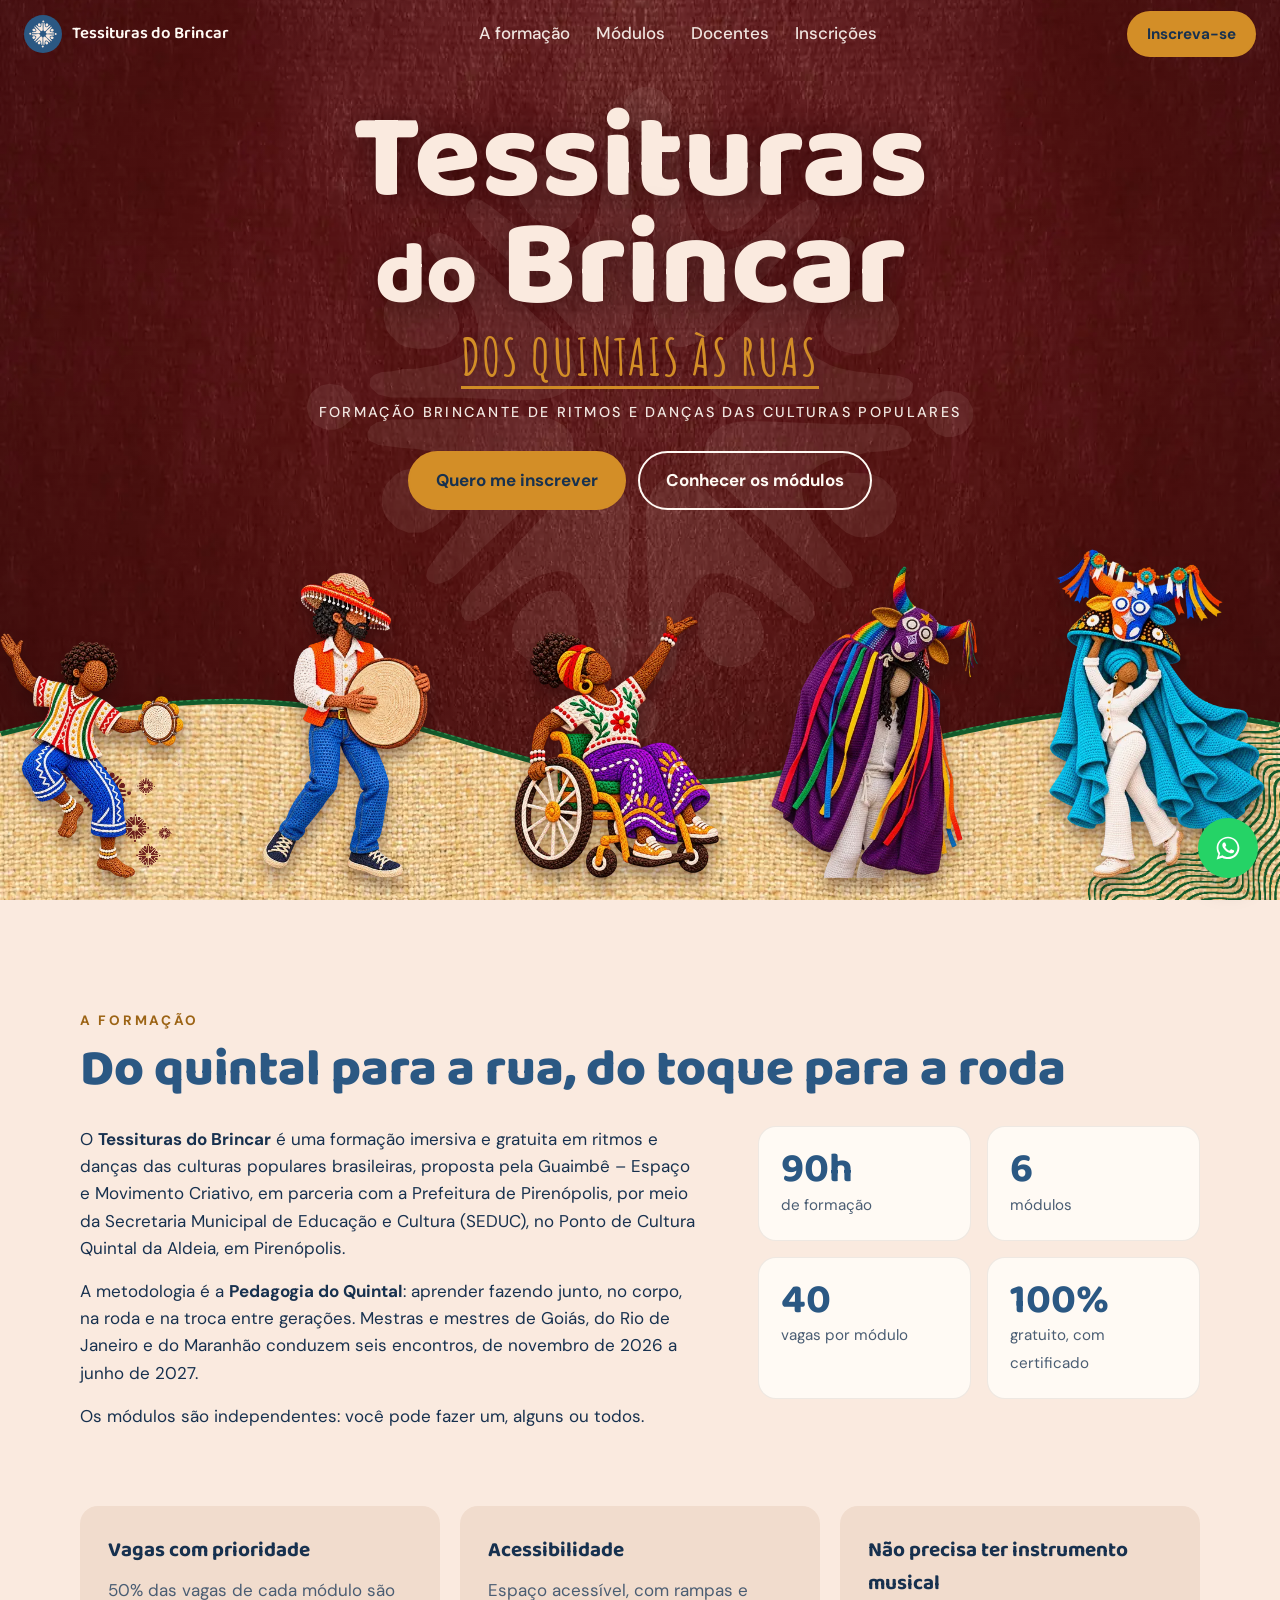
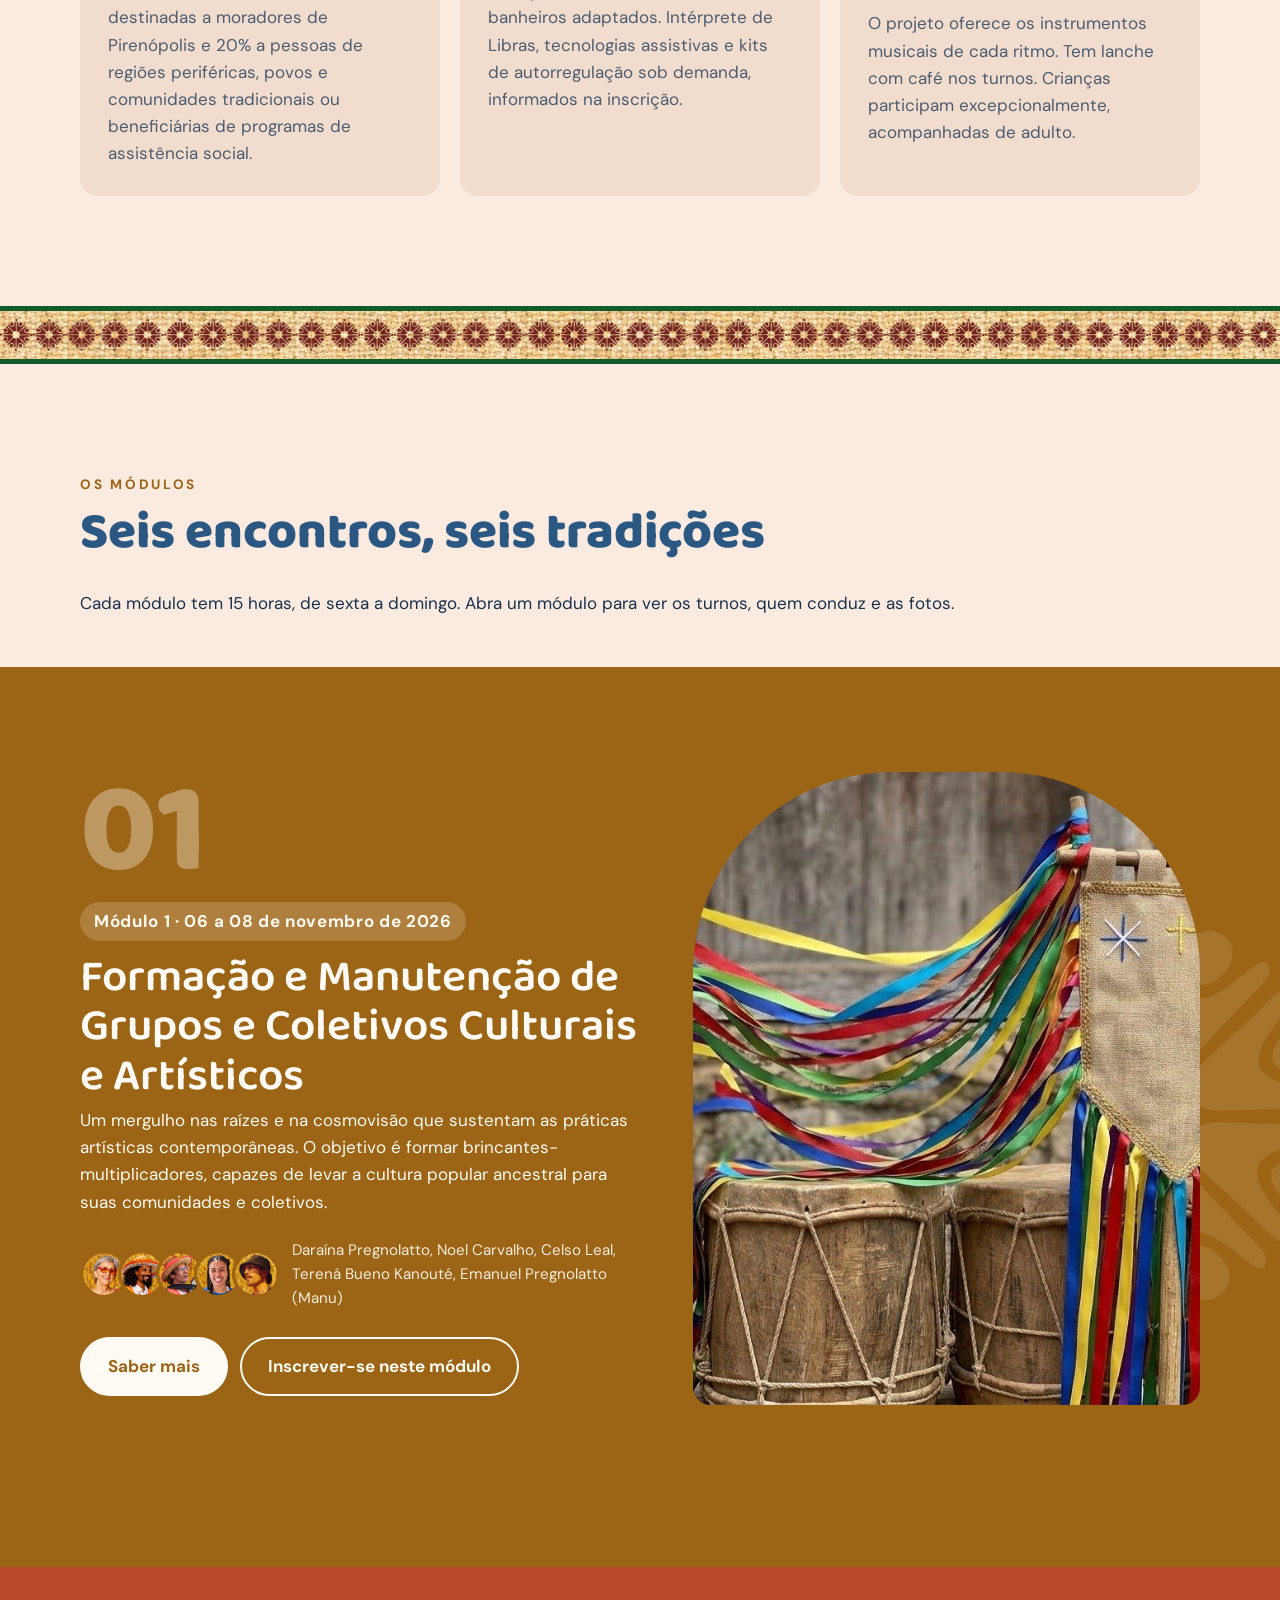
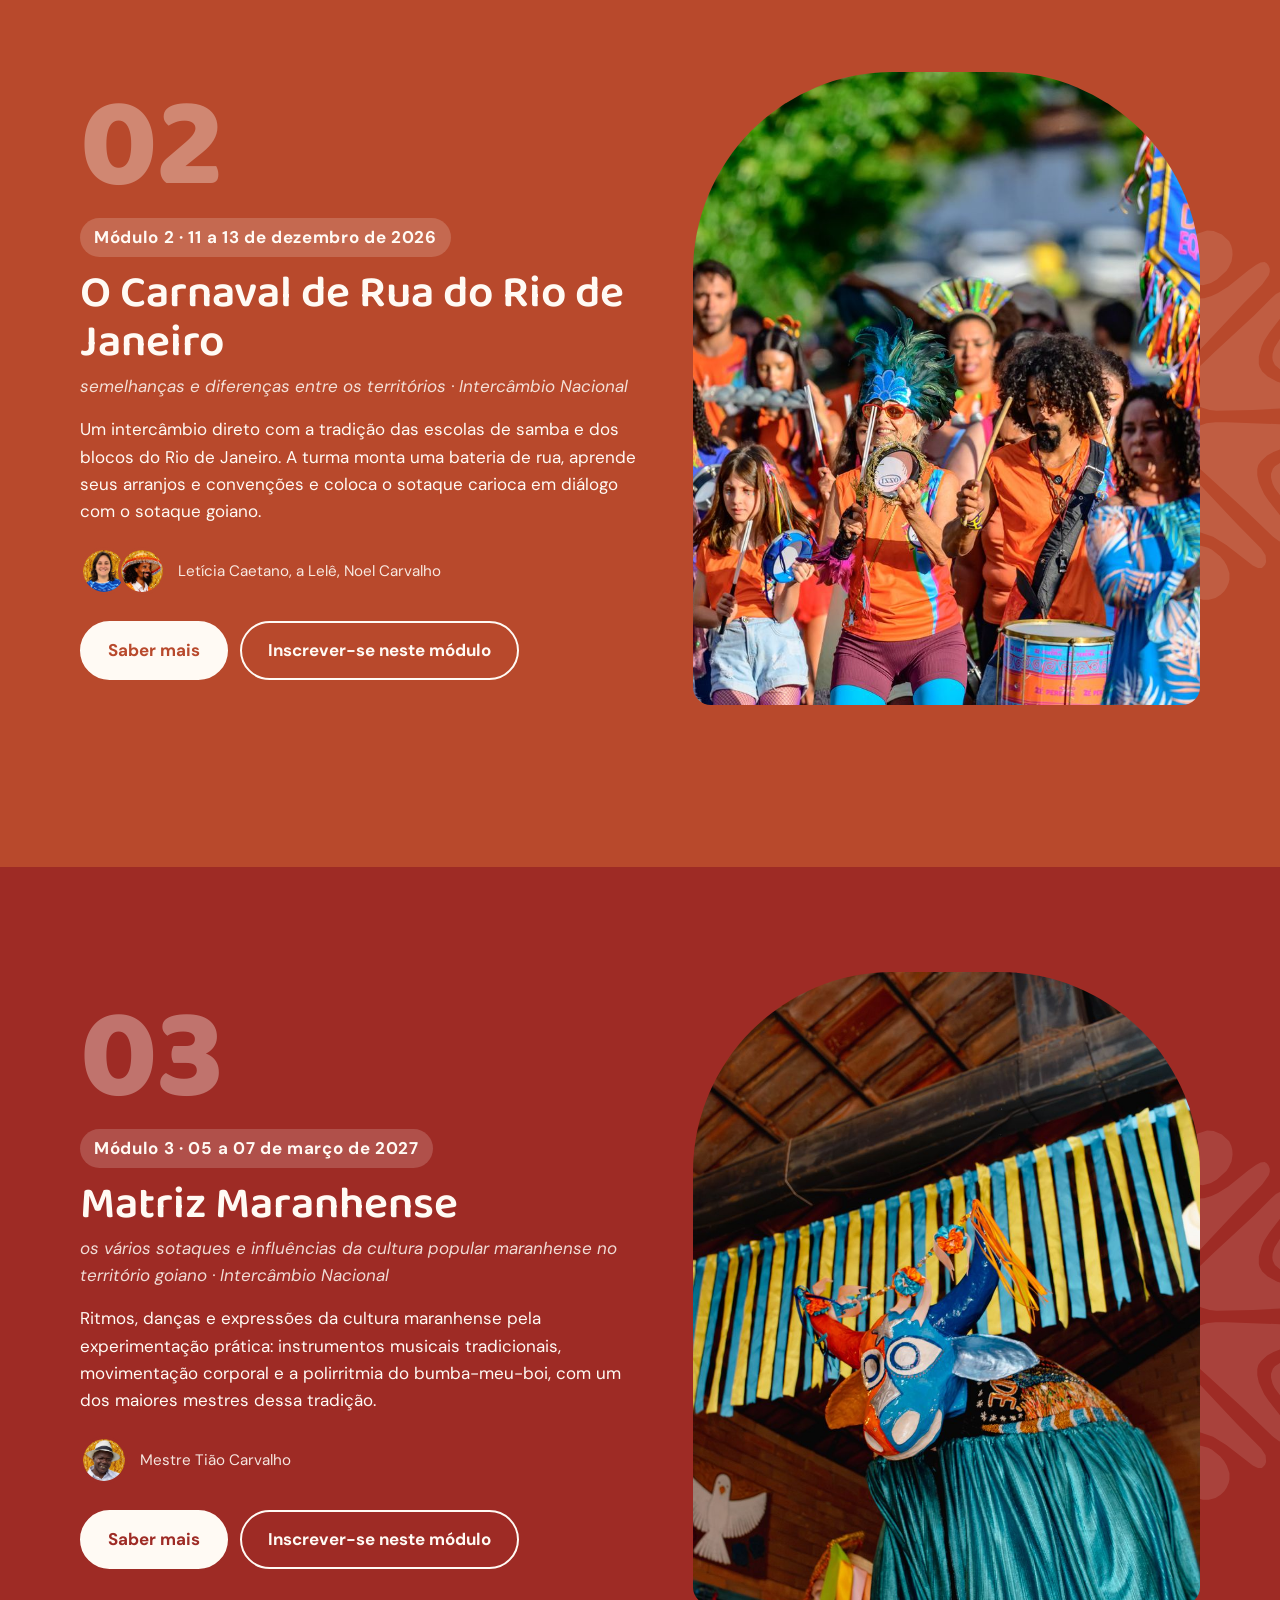
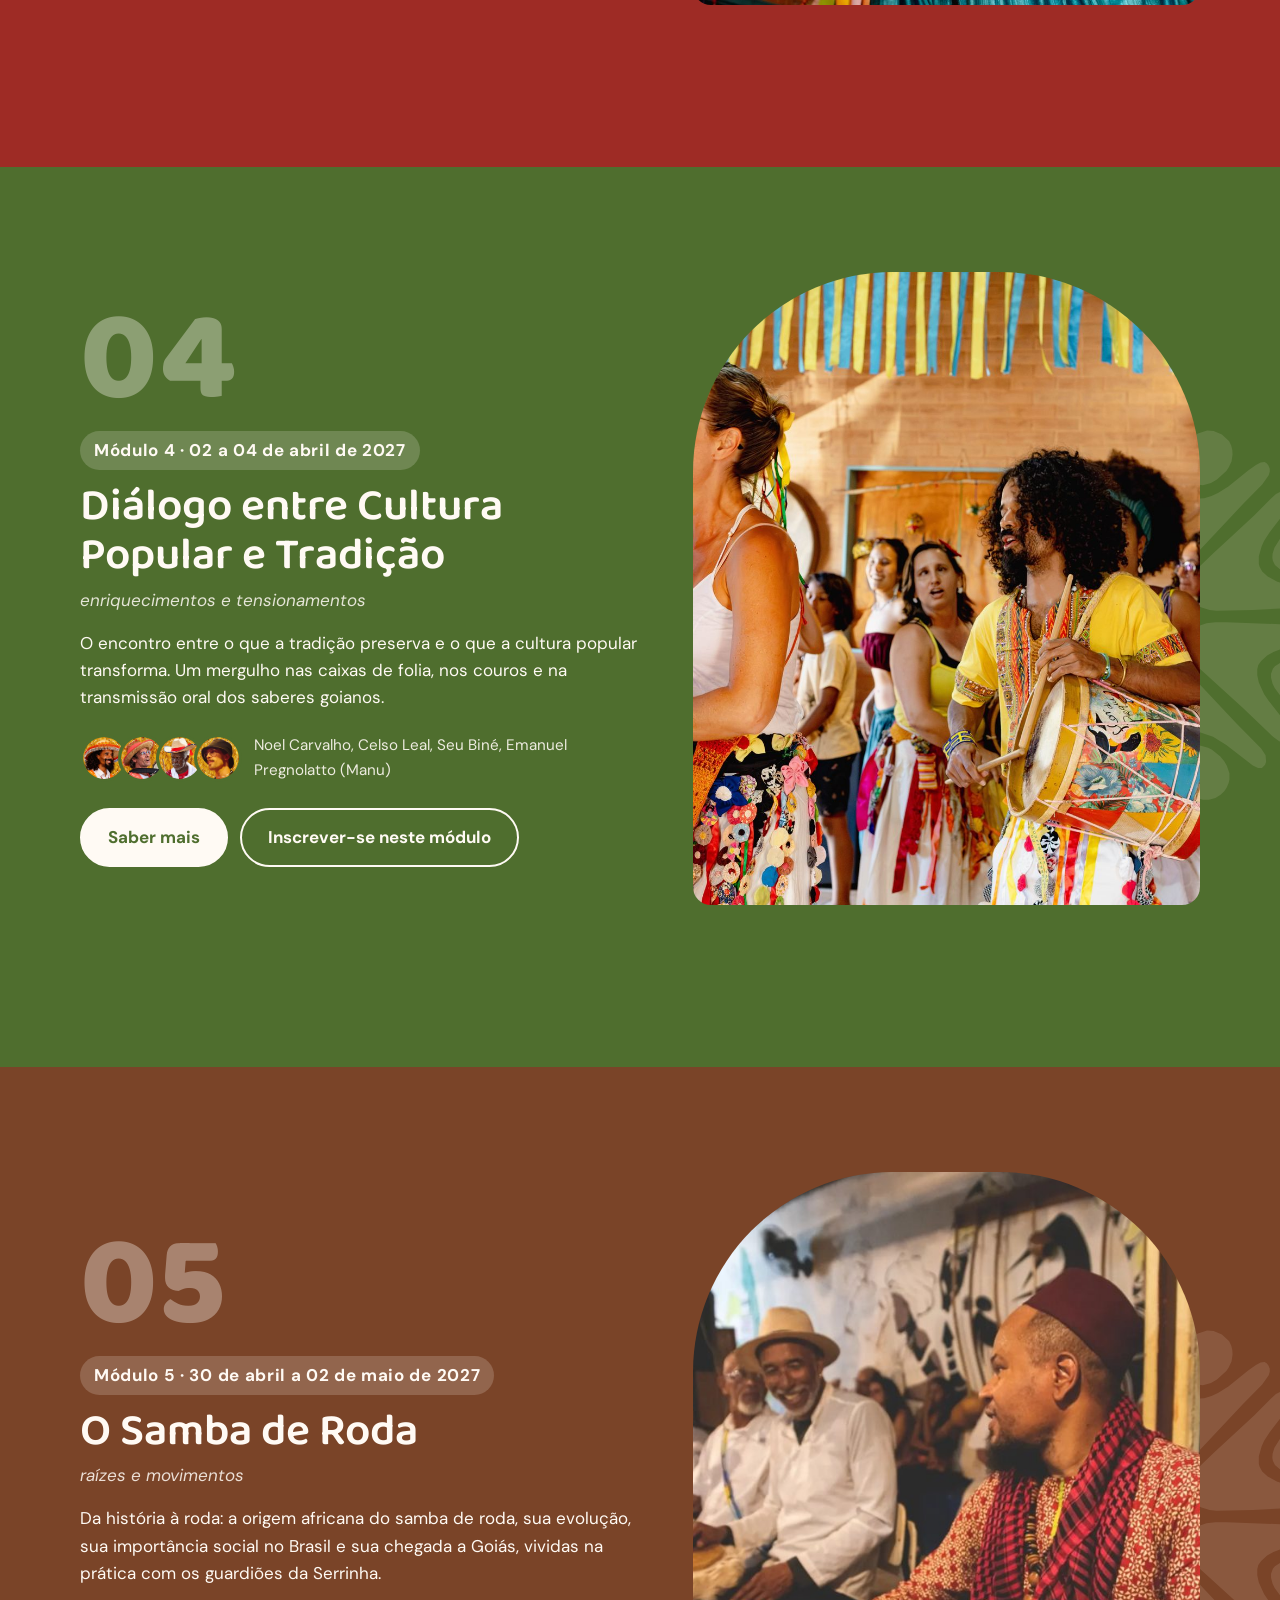
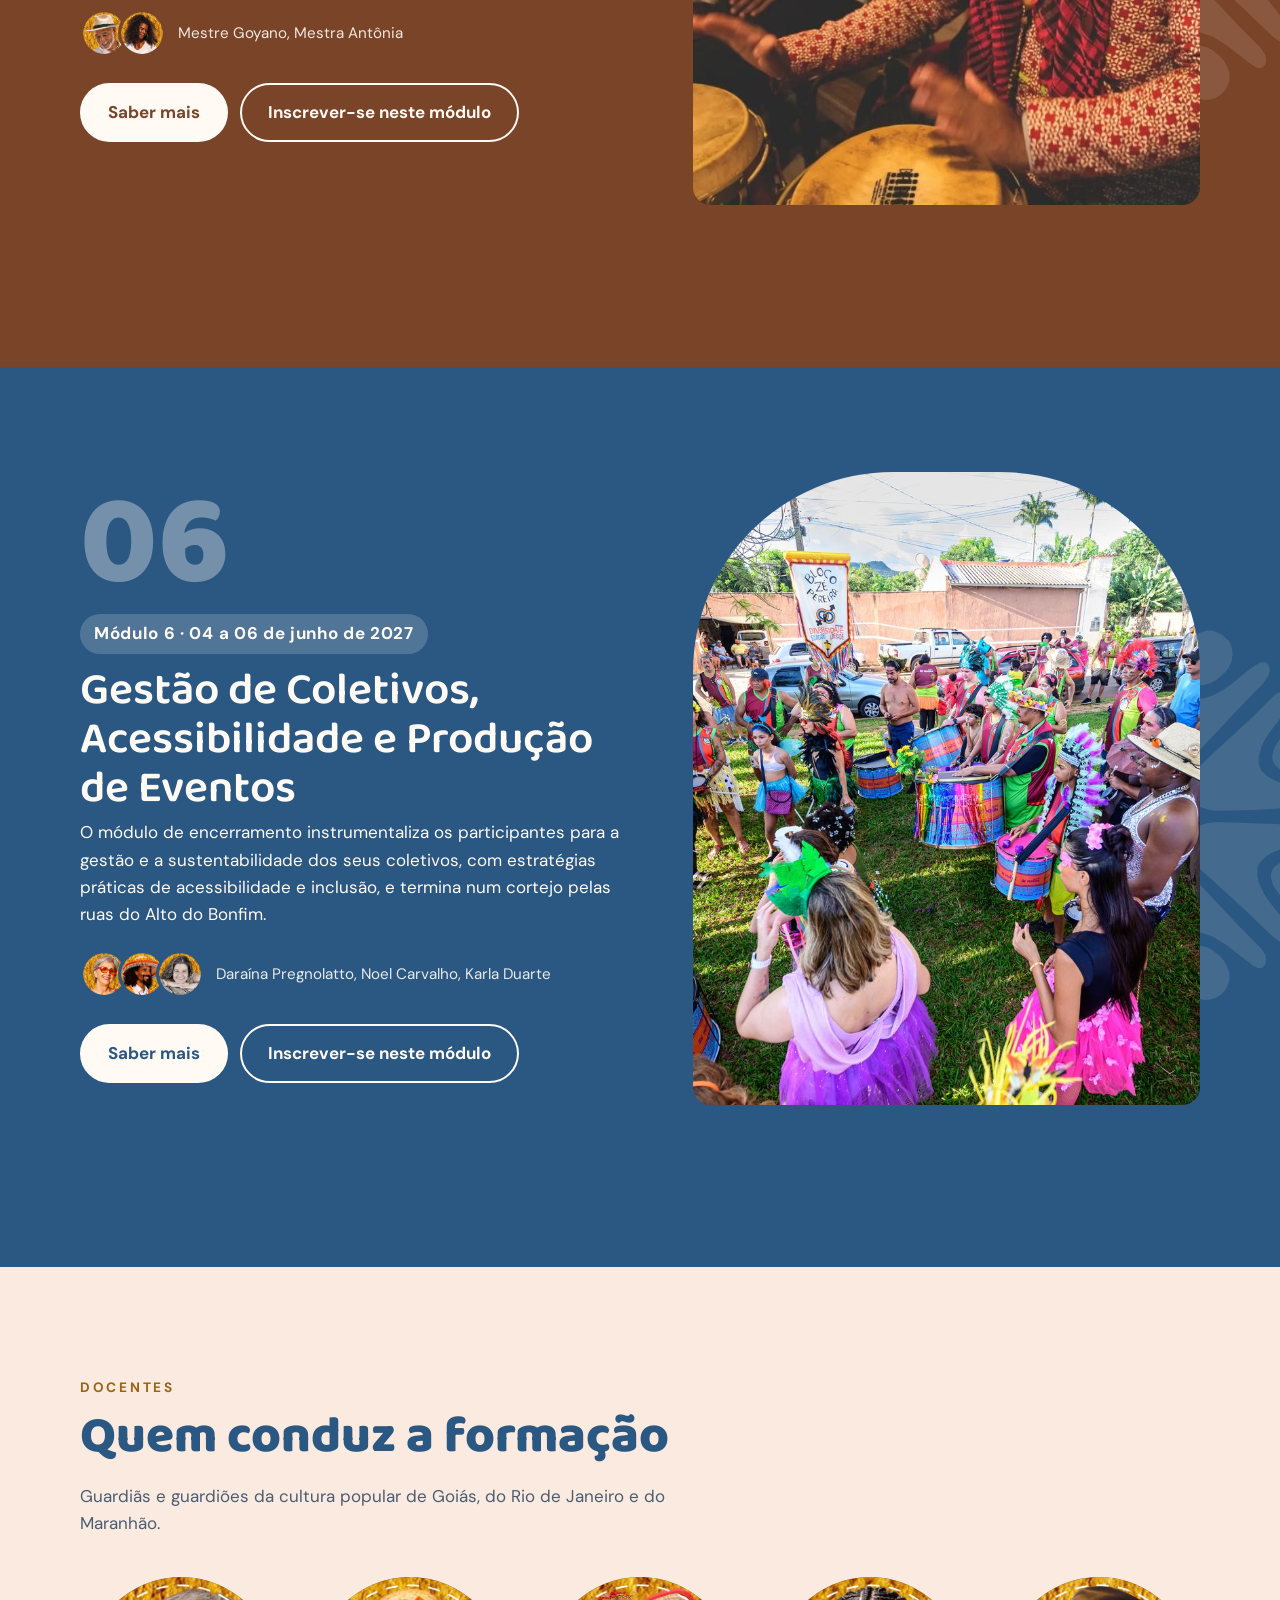
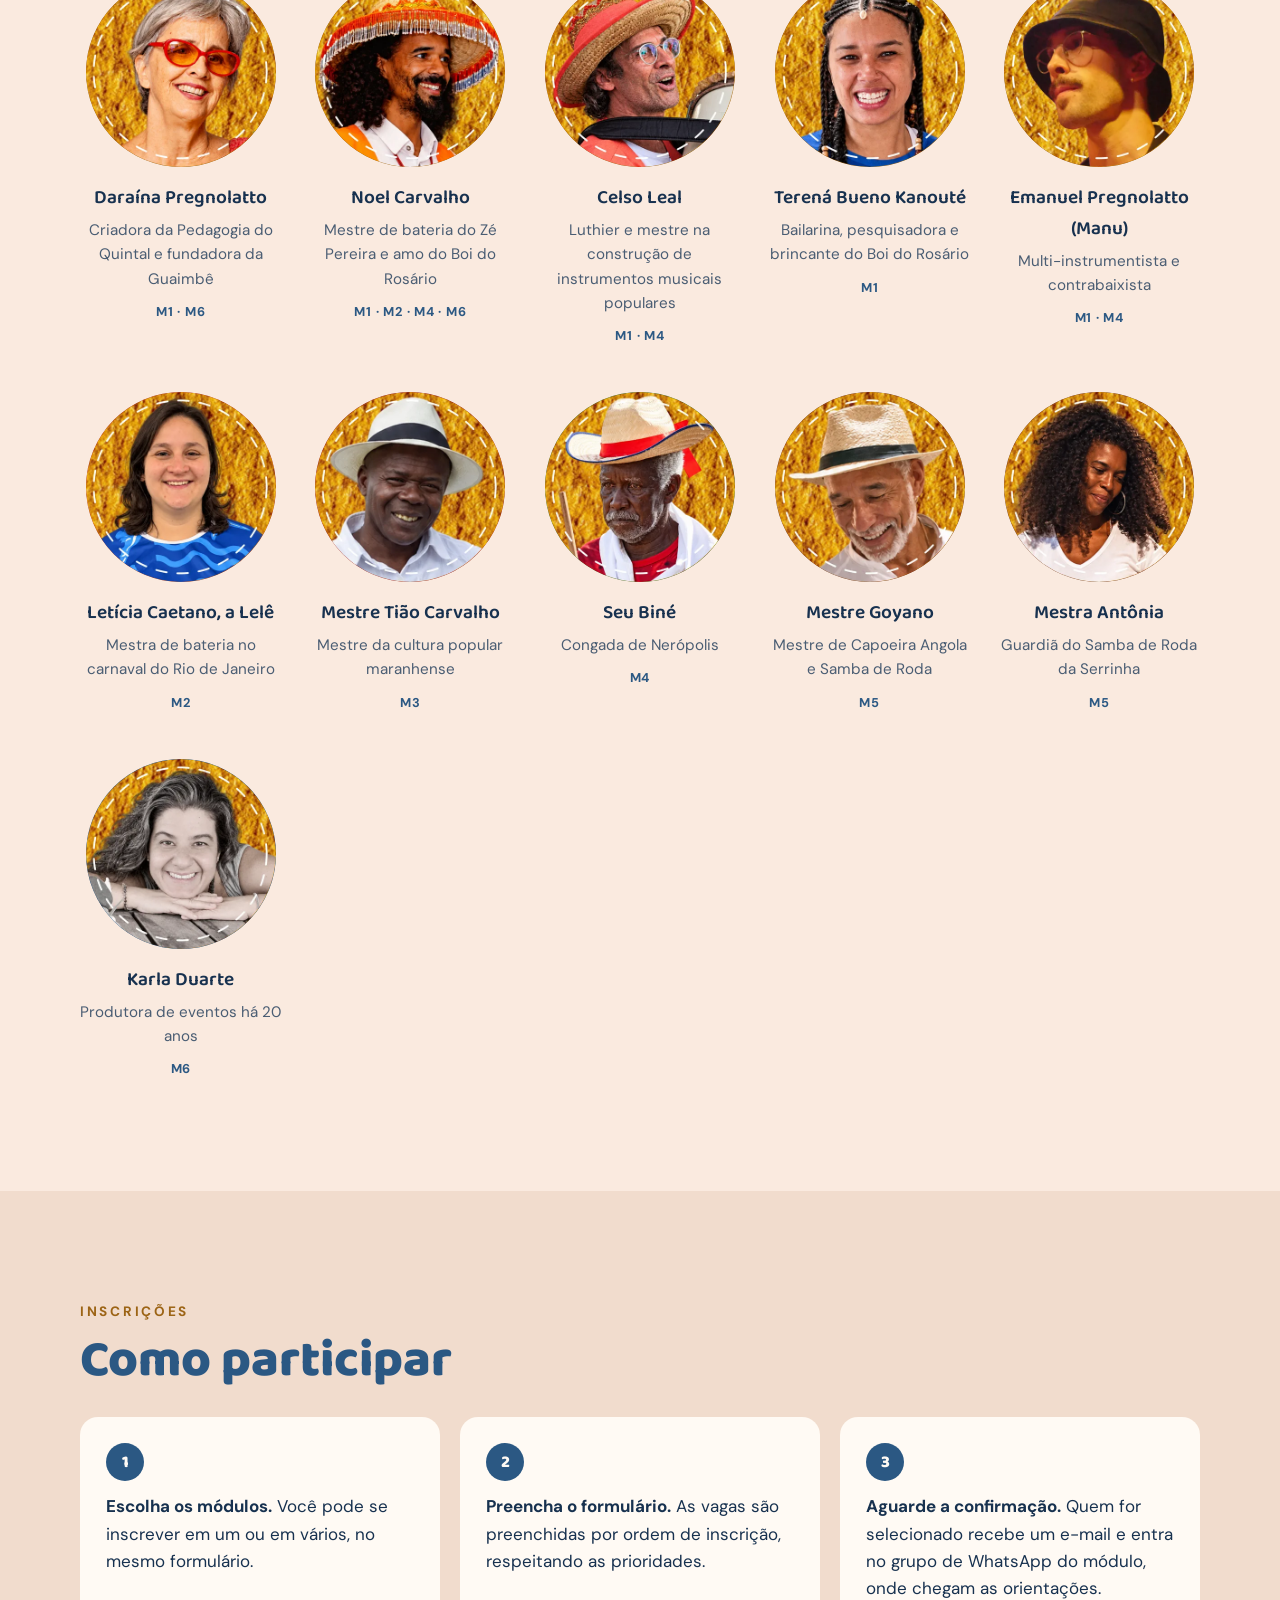
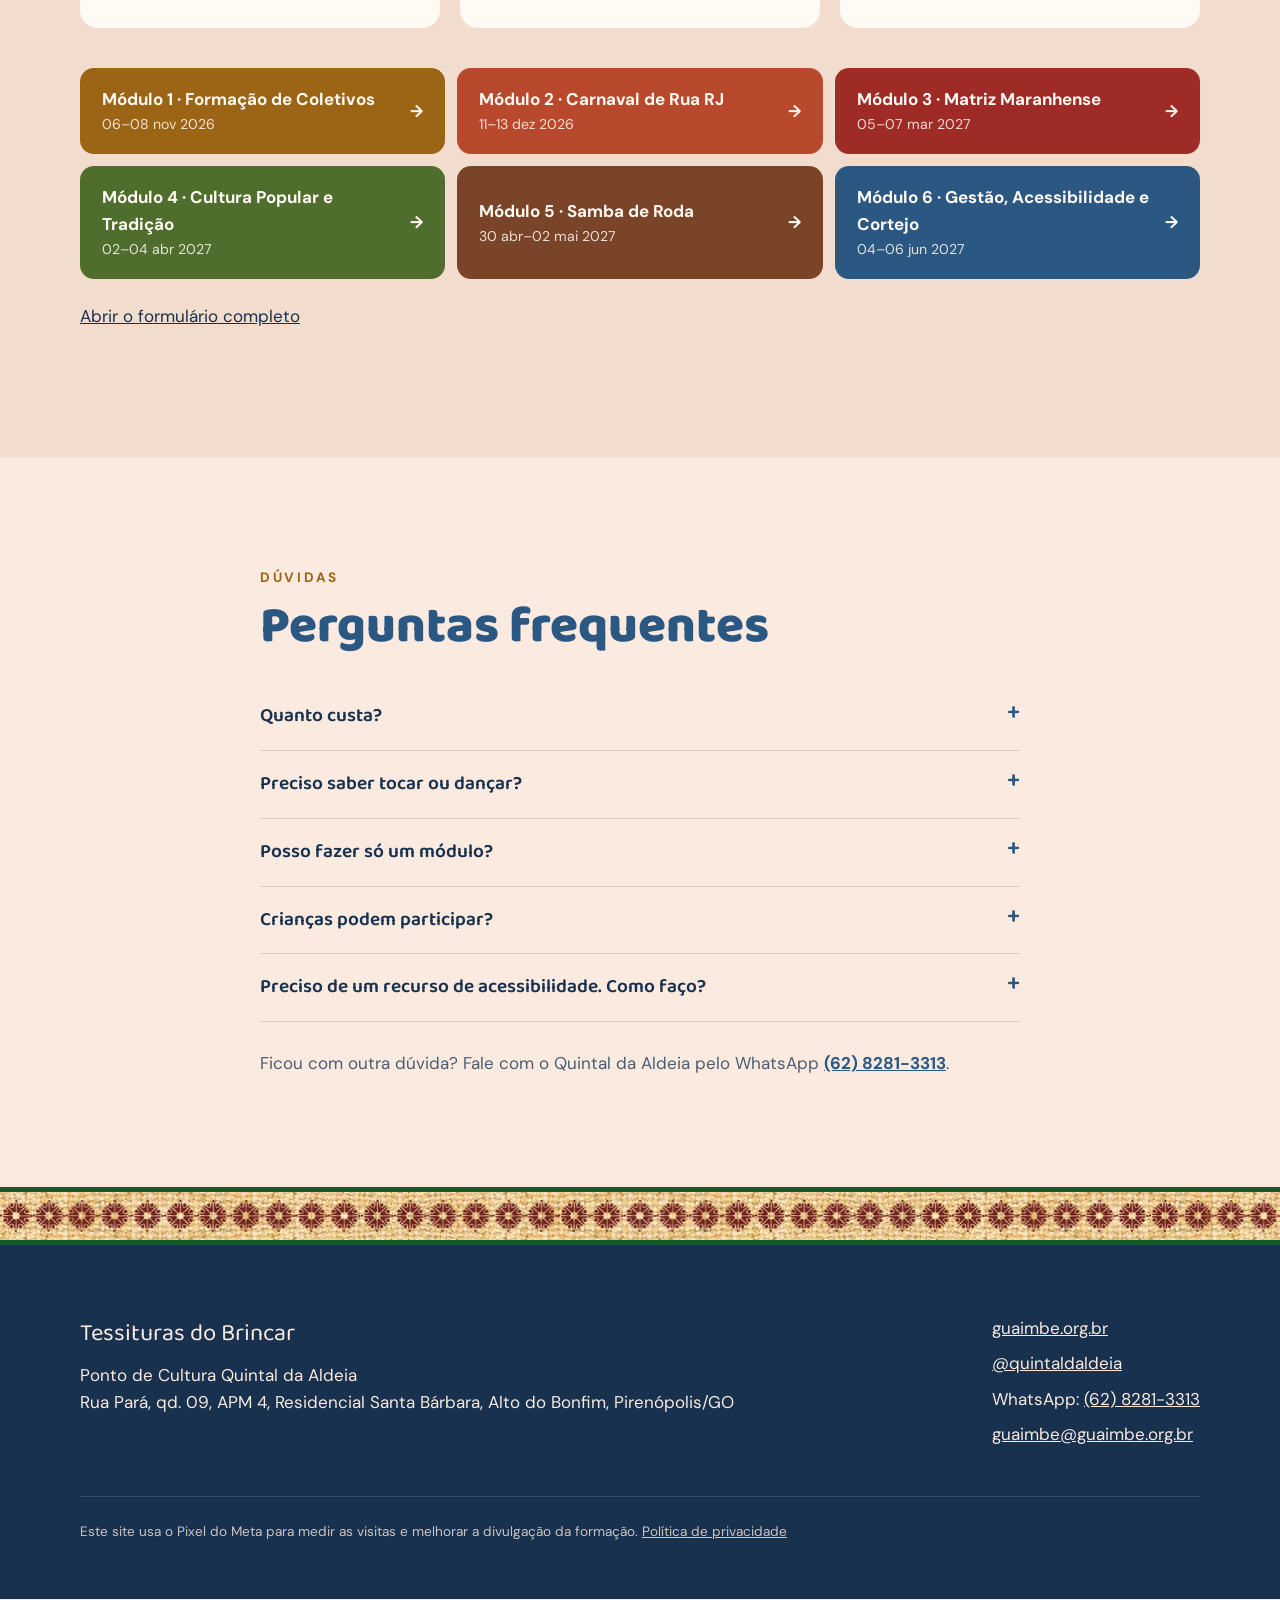
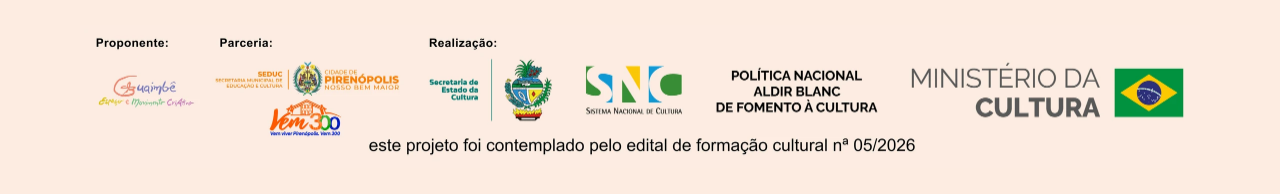
<file: index.html>
<!doctype html>
<html lang="pt-BR">
<head>
  <meta charset="utf-8" />
  <meta name="viewport" content="width=device-width, initial-scale=1" />
  <title>Tessituras do Brincar · dos quintais às ruas</title>
  <meta name="description" content="Formação brincante gratuita de ritmos e danças das culturas populares. 90 horas em 6 módulos no Ponto de Cultura Quintal da Aldeia, em Pirenópolis/GO." />
  <meta property="og:title" content="Tessituras do Brincar · dos quintais às ruas" />
  <meta property="og:description" content="Formação gratuita de ritmos e danças das culturas populares em Pirenópolis/GO. 6 módulos, 90 horas, com certificado." />
  <meta property="og:url" content="https://tessituras.guaimbe.org.br/" />
  <meta property="og:image" content="https://tessituras.guaimbe.org.br/assets/img/identidade/logo-horizontal.png" />
  <link rel="icon" href="assets/hero/mandala-selo.svg" type="image/svg+xml" />
  <link rel="preconnect" href="https://fonts.googleapis.com" />
  <link rel="preconnect" href="https://fonts.gstatic.com" crossorigin />
  <link href="https://fonts.googleapis.com/css2?family=Baloo+2:wght@500;700;800&family=Amatic+SC:wght@700&family=DM+Sans:wght@400;500;700&display=swap" rel="stylesheet" />
  <link rel="stylesheet" href="css/style.css?v=20" />
</head>
<body>
  <a class="pular" href="#conteudo">Pular para o conteúdo</a>

  <header class="topo" id="topo">
    <a class="topo__marca" href="#inicio" aria-label="Tessituras do Brincar, início">
      <img src="assets/hero/mandala-selo.svg" alt="" width="38" height="38" />
      <span>Tessituras do Brincar</span>
    </a>
    <nav class="topo__nav" aria-label="Principal">
      <a href="#formacao">A formação</a>
      <a href="#modulos">Módulos</a>
      <a href="#docentes">Docentes</a>
      <a href="#inscricoes">Inscrições</a>
    </nav>
    <a class="botao botao--pequeno" href="#inscricoes">Inscreva-se</a>
  </header>

  <!-- Abertura: fundo vinho (arte do designer), chão de linho e o cortejo de bonecos de crochê.
       data-velocidade define o quanto cada camada se move na rolagem (0 parada, 1 acompanha a página).
       Cada boneco lista seus quadros em data-quadros; o JS troca os quadros no ritmo de data-ritmo (ms).
       Bonecos: menino do pandeiro, Noel (pandeirão), cadeirante, mascarado roxo, Terená sob o boi,
       Daraína (tambor), sambadeira das Sambadeiras de Biloca e mascarado azul. -->
  <section class="hero" id="inicio" aria-label="Abertura">
    <div class="hero__fundo" aria-hidden="true"></div>
    <img class="camada camada--sol" data-velocidade="0.2" src="assets/hero/mandala.svg" alt="" aria-hidden="true" />
    <div class="hero__texto" data-velocidade="0.55">
      <h1 class="hero__titulo">Tessituras<br /><span>do</span> Brincar</h1>
      <p class="hero__subtitulo">dos quintais às ruas</p>
      <p class="hero__sobretitulo">Formação brincante de ritmos e danças das culturas populares</p>
      <div class="hero__acoes">
        <a class="botao" href="#inscricoes">Quero me inscrever</a>
        <a class="botao botao--contorno" href="#modulos">Conhecer os módulos</a>
      </div>
    </div>
    <div class="camada camada--chao" data-velocidade="0.85" aria-hidden="true">
      <svg class="chao__cordao" viewBox="0 0 1440 300" preserveAspectRatio="none">
        <path d="M0,70 C160,20 300,10 440,52 S700,170 900,118 S1220,6 1440,58" />
        <path class="chao__ponto" d="M0,70 C160,20 300,10 440,52 S700,170 900,118 S1220,6 1440,58" />
      </svg>
      <img class="chao__flores" src="assets/img/textura/flores.png" alt="" />
      <img class="chao__ondas" src="assets/img/textura/ondas.png" alt="" />
    </div>
    <div class="camada camada--cortejo" data-velocidade="0.92" aria-hidden="true">
      <div class="cortejo__faixa">
        <div class="cortejo__grupo">
          <span class="boneco" style="--altura:0.8" data-quadros="menino-1,menino-2" data-ritmo="380"></span>
          <span class="boneco" style="--altura:1" data-quadros="noel-1,noel-2,noel-3,noel-4,noel-5,noel-6" data-ritmo="260"></span>
          <span class="boneco boneco--rodas" style="--altura:0.86" data-quadros="cadeira-1,cadeira-2,cadeira-3,cadeira-4,cadeira-5,cadeira-6" data-ritmo="520"></span>
          <span class="boneco" style="--altura:1.02" data-quadros="mascarado-roxo-1"></span>
          <span class="boneco" style="--altura:1.08" data-quadros="terena-boi-1,terena-boi-2,terena-boi-3,terena-boi-4,terena-boi-5,terena-boi-6" data-ritmo="340"></span>
          <span class="boneco" style="--altura:0.96" data-quadros="daraina-1,daraina-2" data-ritmo="460"></span>
          <span class="boneco" style="--altura:1" data-quadros="sambadeira-1"></span>
          <span class="boneco" style="--altura:1.02" data-quadros="mascarado-azul-1"></span>
        </div>
      </div>
    </div>
  </section>

  <main id="conteudo">
    <section class="secao formacao" id="formacao">
      <div class="container">
        <p class="rotulo">A formação</p>
        <h2 class="secao__titulo">Do quintal para a rua, do toque para a roda</h2>
        <div class="formacao__grade">
          <div class="formacao__texto">
            <p>O <strong>Tessituras do Brincar</strong> é uma formação imersiva e gratuita em ritmos e danças das culturas populares brasileiras, proposta pela Guaimbê – Espaço e Movimento Criativo, em parceria com a Prefeitura de Pirenópolis, por meio da Secretaria Municipal de Educação e Cultura (SEDUC), no Ponto de Cultura Quintal da Aldeia, em Pirenópolis.</p>
            <p>A metodologia é a <strong>Pedagogia do Quintal</strong>: aprender fazendo junto, no corpo, na roda e na troca entre gerações. Mestras e mestres de Goiás, do Rio de Janeiro e do Maranhão conduzem seis encontros, de novembro de 2026 a junho de 2027.</p>
            <p>Os módulos são independentes: você pode fazer um, alguns ou todos.</p>
          </div>
          <ul class="numeros" aria-label="A formação em números">
            <li><strong>90h</strong><span>de formação</span></li>
            <li><strong>6</strong><span>módulos</span></li>
            <li><strong>40</strong><span>vagas por módulo</span></li>
            <li><strong>100%</strong><span>gratuito, com certificado</span></li>
          </ul>
        </div>

        <div class="cards">
          <article class="card">
            <h3>Vagas com prioridade</h3>
            <p>50% das vagas de cada módulo são destinadas a moradores de Pirenópolis e 20% a pessoas de regiões periféricas, povos e comunidades tradicionais ou beneficiárias de programas de assistência social.</p>
          </article>
          <article class="card">
            <h3>Acessibilidade</h3>
            <p>Espaço acessível, com rampas e banheiros adaptados. Intérprete de Libras, tecnologias assistivas e kits de autorregulação sob demanda, informados na inscrição.</p>
          </article>
          <article class="card">
            <h3>Não precisa ter instrumento musical</h3>
            <p>O projeto oferece os instrumentos musicais de cada ritmo. Tem lanche com café nos turnos. Crianças participam excepcionalmente, acompanhadas de adulto.</p>
          </article>
        </div>
      </div>
    </section>

    <div class="faixa" aria-hidden="true"></div>

    <section class="modulos" id="modulos" aria-label="Módulos">
      <div class="container modulos__intro">
        <p class="rotulo">Os módulos</p>
        <h2 class="secao__titulo">Seis encontros, seis tradições</h2>
        <p>Cada módulo tem 15 horas, de sexta a domingo. Abra um módulo para ver os turnos, quem conduz e as fotos.</p>
      </div>
      <div id="lista-modulos"></div>
    </section>

    <section class="secao docentes" id="docentes">
      <div class="container">
        <p class="rotulo">Docentes</p>
        <h2 class="secao__titulo">Quem conduz a formação</h2>
        <p class="secao__intro">Guardiãs e guardiões da cultura popular de Goiás, do Rio de Janeiro e do Maranhão.</p>
        <ul class="grade-docentes" id="grade-docentes"></ul>
      </div>
    </section>

    <section class="secao inscricoes" id="inscricoes">
      <div class="container">
        <p class="rotulo">Inscrições</p>
        <h2 class="secao__titulo">Como participar</h2>
        <ol class="passos">
          <li><strong>Escolha os módulos.</strong> Você pode se inscrever em um ou em vários, no mesmo formulário.</li>
          <li><strong>Preencha o formulário.</strong> As vagas são preenchidas por ordem de inscrição, respeitando as prioridades.</li>
          <li><strong>Aguarde a confirmação.</strong> Quem for selecionado recebe um e-mail e entra no grupo de WhatsApp do módulo, onde chegam as orientações.</li>
        </ol>
        <div class="inscricoes__botoes" id="botoes-inscricao"></div>
        <p class="inscricoes__geral"><a href="" id="link-form-geral" target="_blank" rel="noopener">Abrir o formulário completo</a></p>
      </div>
    </section>

    <section class="secao duvidas" id="duvidas">
      <div class="container container--estreito">
        <p class="rotulo">Dúvidas</p>
        <h2 class="secao__titulo">Perguntas frequentes</h2>
        <details class="pergunta">
          <summary>Quanto custa?</summary>
          <p>Nada. A formação é 100% gratuita e tem certificado para quem tiver no mínimo 75% de presença no módulo.</p>
        </details>
        <details class="pergunta">
          <summary>Preciso saber tocar ou dançar?</summary>
          <p>Não. O curso é para pessoas com alguma atuação no campo das culturas populares, mas não exige técnica prévia, e o projeto oferece os instrumentos musicais.</p>
        </details>
        <details class="pergunta">
          <summary>Posso fazer só um módulo?</summary>
          <p>Pode. Os módulos são independentes e você escolhe quais quer fazer no formulário.</p>
        </details>
        <details class="pergunta">
          <summary>Crianças podem participar?</summary>
          <p>Excepcionalmente, sempre acompanhadas de um adulto.</p>
        </details>
        <details class="pergunta">
          <summary>Preciso de um recurso de acessibilidade. Como faço?</summary>
          <p>Indique no formulário de inscrição. Intérprete de Libras, tecnologias assistivas e kits de autorregulação são providenciados conforme a demanda.</p>
        </details>
        <p class="duvidas__contato" data-whatsapp hidden>Ficou com outra dúvida? Fale com o Quintal da Aldeia pelo WhatsApp <a class="link-whatsapp" href="" target="_blank" rel="noopener"></a>.</p>
      </div>
    </section>
  </main>

  <div class="faixa" aria-hidden="true"></div>
  <footer class="rodape">
    <div class="container rodape__grade">
      <div>
        <p class="rodape__marca">Tessituras do Brincar</p>
        <p>Ponto de Cultura Quintal da Aldeia<br /><span id="endereco"></span></p>
      </div>
      <div>
        <p><a id="link-site" href="" target="_blank" rel="noopener">guaimbe.org.br</a></p>
        <p><a id="link-instagram" href="" target="_blank" rel="noopener">@quintaldaldeia</a></p>
        <p data-whatsapp hidden>WhatsApp: <a class="link-whatsapp" href="" target="_blank" rel="noopener"></a></p>
        <p><a id="link-email" href="">E-mail</a></p>
      </div>
    </div>
    <div class="container">
      <p class="rodape__privacidade">Este site usa o Pixel do Meta para medir as visitas e melhorar a divulgação da formação. <a href="privacidade.html">Política de privacidade</a></p>
    </div>
    <!-- Assinatura oficial (régua de logos) enviada pelo designer em 28/09/2026.
         No celular entra a versão empilhada, montada com as mesmas peças (autorizado pelo Moarí). -->
    <div class="rodape__regua">
      <picture>
        <source media="(max-width: 700px)" srcset="assets/logos/regua-celular.webp?v=2" width="1080" height="1471" />
        <img src="assets/logos/regua.webp?v=2" width="2240" height="287" loading="lazy" alt="Proponente: Guaimbê – Espaço e Movimento Criativo. Parceria: SEDUC – Secretaria Municipal de Educação e Cultura, Prefeitura de Pirenópolis e Vem 300. Realização: Secretaria de Estado da Cultura de Goiás, Governo de Goiás, Sistema Nacional de Cultura, Política Nacional Aldir Blanc de Fomento à Cultura e Ministério da Cultura. Este projeto foi contemplado pelo Edital de Formação Cultural nº 05/2026." />
      </picture>
    </div>
  </footer>

  <a class="whatsapp-flutuante" id="whatsapp-flutuante" href="" target="_blank" rel="noopener" aria-label="Fale com o Quintal da Aldeia pelo WhatsApp">
    <svg viewBox="0 0 32 32" width="28" height="28" aria-hidden="true"><path fill="currentColor" d="M16 3C8.8 3 3 8.7 3 15.8c0 2.5.7 4.9 2 7L3 29l6.4-2c2 1.1 4.3 1.7 6.6 1.7 7.2 0 13-5.7 13-12.8S23.2 3 16 3zm0 23.4c-2.1 0-4.1-.6-5.9-1.7l-.4-.3-3.8 1.2 1.2-3.7-.3-.4c-1.2-1.8-1.8-3.8-1.8-6 0-5.9 4.9-10.7 10.9-10.7s10.9 4.8 10.9 10.7S22 26.4 16 26.4zm6-8c-.3-.2-1.9-.9-2.2-1-.3-.1-.5-.2-.7.2-.2.3-.8 1-1 1.2-.2.2-.4.2-.7.1-.3-.2-1.4-.5-2.6-1.6-1-.9-1.6-1.9-1.8-2.2-.2-.3 0-.5.1-.7l.5-.6c.2-.2.2-.3.3-.6.1-.2 0-.4 0-.6l-1-2.4c-.3-.6-.5-.5-.7-.5h-.6c-.2 0-.6.1-.9.4-.3.3-1.2 1.1-1.2 2.7s1.2 3.2 1.4 3.4c.2.2 2.4 3.6 5.7 5 .8.3 1.4.5 1.9.7.8.3 1.5.2 2.1.1.6-.1 1.9-.8 2.2-1.5.3-.7.3-1.4.2-1.5-.1-.2-.3-.3-.6-.4z"/></svg>
  </a>

  <script src="js/data.js?v=20"></script>
  <script src="js/main.js?v=20"></script>
  <script src="js/rastreamento.js?v=20"></script>
</body>
</html>
</file>
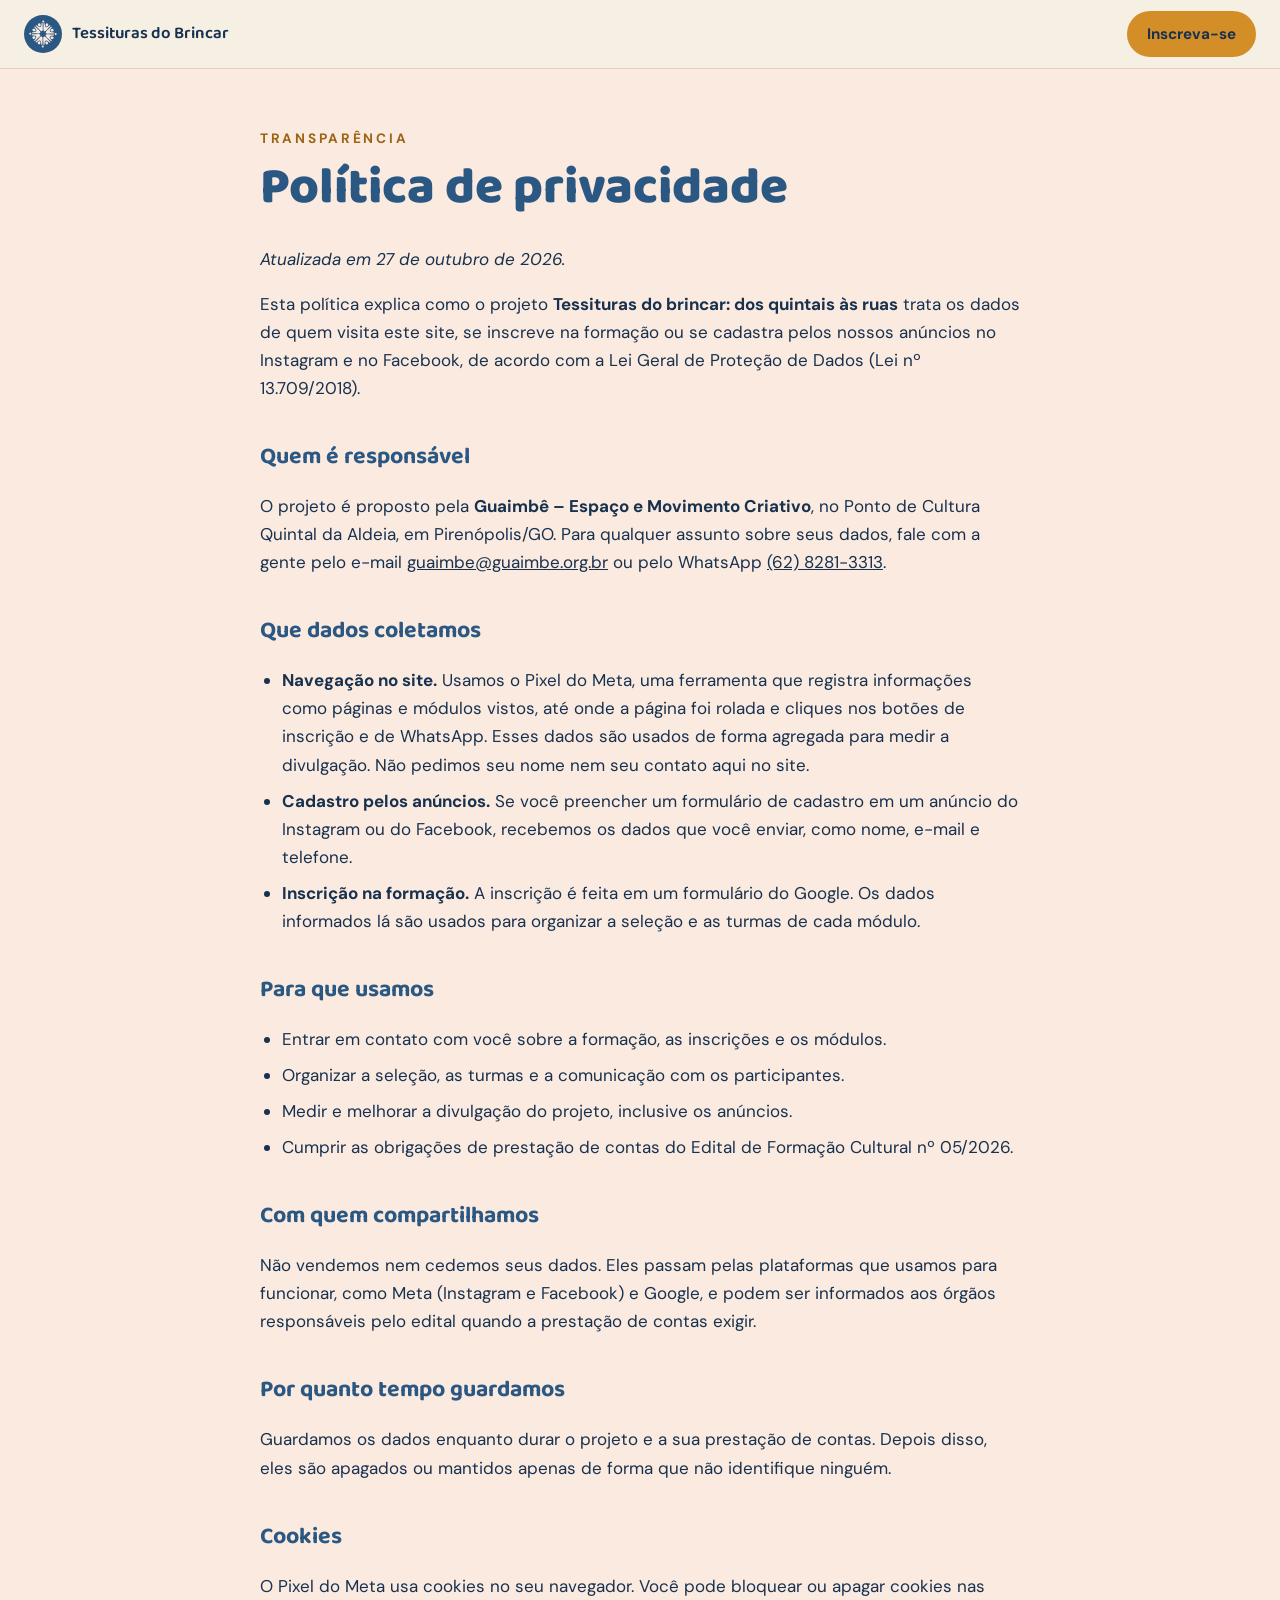
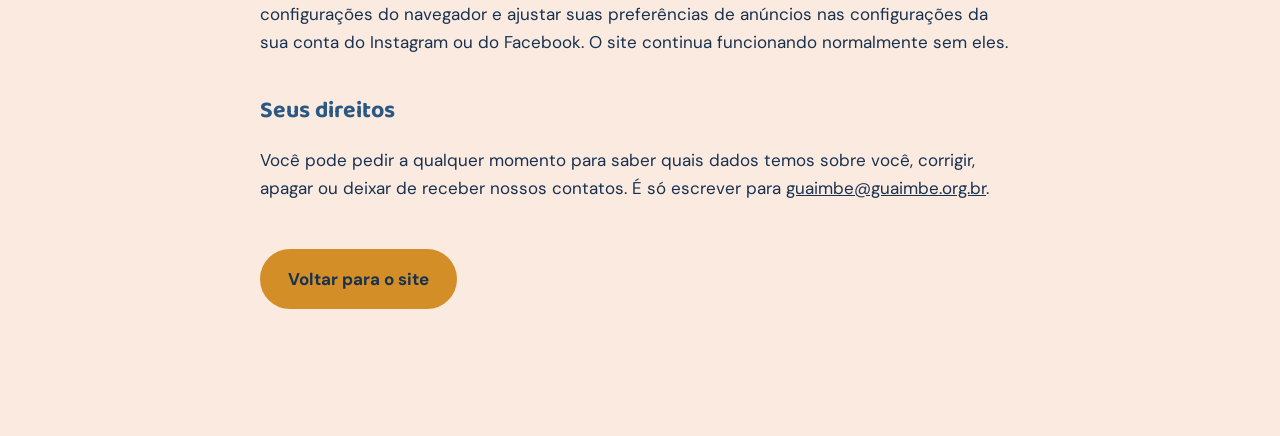
<file: privacidade.html>
<!doctype html>
<html lang="pt-BR">
<head>
  <meta charset="utf-8" />
  <meta name="viewport" content="width=device-width, initial-scale=1" />
  <title>Política de privacidade · Tessituras do Brincar</title>
  <meta name="description" content="Como o Tessituras do Brincar usa os dados de quem visita o site, se inscreve ou se cadastra pelos anúncios." />
  <meta name="robots" content="index, follow" />
  <link rel="icon" href="assets/hero/mandala-selo.svg" type="image/svg+xml" />
  <link rel="preconnect" href="https://fonts.googleapis.com" />
  <link rel="preconnect" href="https://fonts.gstatic.com" crossorigin />
  <link href="https://fonts.googleapis.com/css2?family=Baloo+2:wght@500;700;800&family=DM+Sans:wght@400;500;700&display=swap" rel="stylesheet" />
  <link rel="stylesheet" href="css/style.css?v=20" />
</head>
<body class="pagina-texto">
  <header class="topo topo--solido" id="topo">
    <a class="topo__marca" href="./" aria-label="Tessituras do Brincar, página inicial">
      <img src="assets/hero/mandala-selo.svg" alt="" width="38" height="38" />
      <span>Tessituras do Brincar</span>
    </a>
    <a class="botao botao--pequeno" href="./#inscricoes">Inscreva-se</a>
  </header>

  <main class="secao" id="conteudo">
    <div class="container container--estreito texto-legal">
      <p class="rotulo">Transparência</p>
      <h1 class="secao__titulo">Política de privacidade</h1>
      <p><em>Atualizada em 27 de outubro de 2026.</em></p>

      <p>Esta política explica como o projeto <strong>Tessituras do brincar: dos quintais às ruas</strong> trata os dados de quem visita este site, se inscreve na formação ou se cadastra pelos nossos anúncios no Instagram e no Facebook, de acordo com a Lei Geral de Proteção de Dados (Lei nº 13.709/2018).</p>

      <h2>Quem é responsável</h2>
      <p>O projeto é proposto pela <strong>Guaimbê – Espaço e Movimento Criativo</strong>, no Ponto de Cultura Quintal da Aldeia, em Pirenópolis/GO. Para qualquer assunto sobre seus dados, fale com a gente pelo e-mail <a href="mailto:guaimbe@guaimbe.org.br">guaimbe@guaimbe.org.br</a> ou pelo WhatsApp <a href="https://wa.me/556282813313" target="_blank" rel="noopener">(62) 8281-3313</a>.</p>

      <h2>Que dados coletamos</h2>
      <ul>
        <li><strong>Navegação no site.</strong> Usamos o Pixel do Meta, uma ferramenta que registra informações como páginas e módulos vistos, até onde a página foi rolada e cliques nos botões de inscrição e de WhatsApp. Esses dados são usados de forma agregada para medir a divulgação. Não pedimos seu nome nem seu contato aqui no site.</li>
        <li><strong>Cadastro pelos anúncios.</strong> Se você preencher um formulário de cadastro em um anúncio do Instagram ou do Facebook, recebemos os dados que você enviar, como nome, e-mail e telefone.</li>
        <li><strong>Inscrição na formação.</strong> A inscrição é feita em um formulário do Google. Os dados informados lá são usados para organizar a seleção e as turmas de cada módulo.</li>
      </ul>

      <h2>Para que usamos</h2>
      <ul>
        <li>Entrar em contato com você sobre a formação, as inscrições e os módulos.</li>
        <li>Organizar a seleção, as turmas e a comunicação com os participantes.</li>
        <li>Medir e melhorar a divulgação do projeto, inclusive os anúncios.</li>
        <li>Cumprir as obrigações de prestação de contas do Edital de Formação Cultural nº 05/2026.</li>
      </ul>

      <h2>Com quem compartilhamos</h2>
      <p>Não vendemos nem cedemos seus dados. Eles passam pelas plataformas que usamos para funcionar, como Meta (Instagram e Facebook) e Google, e podem ser informados aos órgãos responsáveis pelo edital quando a prestação de contas exigir.</p>

      <h2>Por quanto tempo guardamos</h2>
      <p>Guardamos os dados enquanto durar o projeto e a sua prestação de contas. Depois disso, eles são apagados ou mantidos apenas de forma que não identifique ninguém.</p>

      <h2>Cookies</h2>
      <p>O Pixel do Meta usa cookies no seu navegador. Você pode bloquear ou apagar cookies nas configurações do navegador e ajustar suas preferências de anúncios nas configurações da sua conta do Instagram ou do Facebook. O site continua funcionando normalmente sem eles.</p>

      <h2>Seus direitos</h2>
      <p>Você pode pedir a qualquer momento para saber quais dados temos sobre você, corrigir, apagar ou deixar de receber nossos contatos. É só escrever para <a href="mailto:guaimbe@guaimbe.org.br">guaimbe@guaimbe.org.br</a>.</p>

      <p><a class="botao" href="./">Voltar para o site</a></p>
    </div>
  </main>
</body>
</html>
</file>
<file: css/style.css>
/* Paleta tirada da logo oficial (azul, creme e ocre). As cores de cada módulo
   ficam em js/data.js e são provisórias até a definição do Morcego. */
:root {
  --azul: #2b5883;
  --azul-escuro: #17314f;
  --papel: #faeadf;
  --papel-escuro: #f1dccd;
  --tinta: #17314f;
  --tinta-suave: #4a5d73;
  --terra: #2b5883;
  --terra-escura: #17314f;
  --ocre: #d38e27;
  --ocre-escuro: #9c6415;
  --ceu-topo: #0f2440;
  --ceu-meio: #2b5883;
  --ceu-base: #d38e27;
  --branco: #fffaf4;
  --vinho: #591919;
  --verde: #125c2c;

  --fonte-titulo: "Baloo 2", "Trebuchet MS", system-ui, sans-serif;
  --fonte-destaque: "Amatic SC", "Comic Sans MS", cursive;
  --fonte-texto: "DM Sans", system-ui, -apple-system, "Segoe UI", sans-serif;

  --raio: 18px;
  --largura: 1120px;
  --altura-topo: 68px;
}

*,
*::before,
*::after {
  box-sizing: border-box;
}

html {
  scroll-behavior: smooth;
  scroll-padding-top: var(--altura-topo);
}

body {
  margin: 0;
  background: var(--papel);
  color: var(--tinta);
  font-family: var(--fonte-texto);
  font-size: 1.0625rem;
  line-height: 1.6;
}

img {
  max-width: 100%;
  display: block;
}

a {
  color: inherit;
}

:focus-visible {
  outline: 3px solid var(--ocre);
  outline-offset: 3px;
}

.pular {
  position: absolute;
  left: -999px;
  top: 8px;
  z-index: 100;
  background: var(--tinta);
  color: var(--branco);
  padding: 8px 14px;
  border-radius: 8px;
}

.pular:focus {
  left: 8px;
}

.container {
  width: min(100% - 40px, var(--largura));
  margin-inline: auto;
}

.container--estreito {
  width: min(100% - 40px, 760px);
}

/* ---------- Botões ---------- */
.botao {
  display: inline-flex;
  align-items: center;
  justify-content: center;
  gap: 8px;
  padding: 14px 26px;
  border-radius: 999px;
  border: 2px solid var(--ocre);
  background: var(--ocre);
  color: var(--azul-escuro);
  text-decoration: none;
  transition: transform 0.15s ease, background 0.15s ease;
  cursor: pointer;
  font: inherit;
  font-weight: 700;
}

.botao:hover {
  background: #e5a445;
  border-color: #e5a445;
  transform: translateY(-1px);
}

.botao--contorno {
  background: transparent;
  color: var(--branco);
  border-color: var(--branco);
}

.botao--contorno:hover {
  background: rgba(255, 250, 242, 0.15);
  border-color: var(--branco);
}

.botao--pequeno {
  padding: 9px 18px;
  white-space: nowrap;
  font-size: 0.95rem;
}

/* ---------- Topo ---------- */
.topo {
  position: fixed;
  inset: 0 0 auto 0;
  height: var(--altura-topo);
  z-index: 50;
  display: flex;
  align-items: center;
  justify-content: space-between;
  gap: 16px;
  padding: 0 24px;
  color: var(--branco);
  transition: background 0.25s ease, color 0.25s ease, box-shadow 0.25s ease;
}

.topo--solido {
  background: rgba(246, 239, 228, 0.96);
  color: var(--tinta);
  box-shadow: 0 1px 0 rgba(43, 29, 20, 0.12);
  backdrop-filter: blur(8px);
}

.topo__marca {
  display: flex;
  align-items: center;
  gap: 10px;
  text-decoration: none;
  font-family: var(--fonte-titulo);
  font-weight: 600;
  font-size: 1.05rem;
}

.topo__nav {
  display: flex;
  gap: 26px;
}

.topo__nav a {
  text-decoration: none;
  font-weight: 500;
  opacity: 0.9;
}

.topo__nav a:hover {
  opacity: 1;
  text-decoration: underline;
  text-underline-offset: 6px;
}

@media (max-width: 820px) {
  .topo__nav {
    display: none;
  }
}

/* ---------- Abertura em camadas ---------- */
.hero {
  position: relative;
  height: 100vh;
  min-height: 620px;
  overflow: hidden;
  color: var(--branco);
  isolation: isolate;
}

.hero {
  --h-cortejo: clamp(150px, min(34vh, 58vw), 330px);
  background: var(--vinho);
}

.hero__fundo {
  position: absolute;
  inset: 0;
  background: radial-gradient(ellipse at 50% 35%, transparent 40%, rgba(30, 5, 5, 0.45) 100%),
    var(--vinho) url("../assets/img/textura/vinho.webp") center / cover;
  z-index: -2;
}

.camada {
  position: absolute;
  left: 50%;
  width: 100%;
  transform: translate3d(-50%, 0, 0);
  pointer-events: none;
  will-change: transform;
}

/* Mandala humana, como no fundo do designer: um traço claro e discreto */
.camada--sol {
  width: min(82vh, 720px, 120vw);
  top: 6%;
  opacity: 0.08;
  animation: girar 160s linear infinite;
}

@keyframes girar {
  to {
    rotate: 360deg;
  }
}

/* Chão de linho com o cordão verde de crochê */
.camada--chao {
  bottom: 0;
  height: calc(var(--h-cortejo) * 0.72);
  background: #e4ad63 url("../assets/img/textura/linho.webp") center top / 480px auto;
  -webkit-mask: url("../assets/hero/chao-mascara.svg") center / 100% 100% no-repeat;
  mask: url("../assets/hero/chao-mascara.svg") center / 100% 100% no-repeat;
}

.chao__cordao {
  position: absolute;
  inset: 0;
  width: 100%;
  height: 100%;
  fill: none;
  stroke: var(--verde);
  stroke-width: 14;
  vector-effect: non-scaling-stroke;
}

.chao__cordao .chao__ponto {
  stroke: #2f8b4d;
  stroke-width: 4;
  stroke-dasharray: 1 7;
  stroke-linecap: round;
}

.chao__flores {
  position: absolute;
  left: 3%;
  bottom: 10%;
  width: clamp(80px, 11vw, 170px);
}

.chao__ondas {
  position: absolute;
  right: 0;
  bottom: 0;
  width: clamp(100px, 15vw, 230px);
  transform: scaleY(-1);
}

/* Cortejo: a fila de bonecos atravessa a tela devagar, sempre para a direita */
.camada--cortejo {
  bottom: 2.5%;
  height: var(--h-cortejo);
  overflow: visible;
}

.cortejo__faixa {
  display: flex;
  width: max-content;
  height: 100%;
  animation: cortejo 90s linear infinite;
}

@keyframes cortejo {
  from {
    transform: translateX(-33.3333%);
  }
  to {
    transform: translateX(0);
  }
}

.cortejo__grupo {
  display: flex;
  align-items: flex-end;
  gap: clamp(6px, 2.4vw, 40px);
  padding-right: clamp(6px, 2.4vw, 40px);
}

.boneco {
  position: relative;
  display: block;
  height: calc(var(--h-cortejo) * var(--altura, 1));
  transform-origin: 50% 100%;
  animation: gingado 0.9s ease-in-out infinite alternate;
}

.boneco:nth-child(2n) {
  animation-delay: -0.45s;
}

.boneco:nth-child(3n) {
  animation-duration: 1.1s;
}

.boneco img {
  display: block;
  height: 100%;
  width: auto;
  filter: drop-shadow(0 10px 8px rgba(35, 8, 8, 0.4));
  visibility: hidden;
}

.boneco img + img {
  position: absolute;
  left: 0;
  top: 0;
}

.boneco img.ativo {
  visibility: visible;
}

/* A cadeira de rodas não pula: balança de leve, como quem roda na rua */
.boneco--rodas {
  animation: rodar 1.4s ease-in-out infinite alternate;
}

@keyframes gingado {
  from {
    transform: translateY(0) rotate(-1.5deg);
  }
  to {
    transform: translateY(-7px) rotate(1.5deg);
  }
}

@keyframes rodar {
  from {
    transform: rotate(-1deg);
  }
  to {
    transform: rotate(1deg);
  }
}

.hero--parado .cortejo__faixa,
.hero--parado .boneco,
.hero--parado .camada--sol {
  animation-play-state: paused;
}

.hero__texto {
  position: absolute;
  inset: 0;
  display: flex;
  flex-direction: column;
  align-items: center;
  justify-content: center;
  text-align: center;
  padding: var(--altura-topo) 20px calc(var(--h-cortejo) + 5vh);
  will-change: transform;
  z-index: 1;
}

.hero__sobretitulo {
  margin: 0 0 26px;
  font-size: clamp(0.75rem, 1.5vw, 0.9rem);
  font-weight: 500;
  letter-spacing: 0.16em;
  text-transform: uppercase;
  opacity: 0.92;
}

.hero__titulo {
  margin: 0;
  font-family: var(--fonte-titulo);
  font-weight: 800;
  font-size: clamp(3rem, 9.5vw, 7.8rem);
  line-height: 0.88;
  color: var(--papel);
  text-shadow: 0 4px 30px rgba(35, 6, 6, 0.55);
}

.hero__titulo span {
  font-size: 0.72em;
}

.hero__subtitulo {
  display: inline-block;
  margin: 10px 0 12px;
  padding-bottom: 4px;
  border-bottom: 3px solid var(--ocre);
  font-family: var(--fonte-destaque);
  font-weight: 700;
  font-size: clamp(1.9rem, 4.4vw, 3.2rem);
  line-height: 1;
  letter-spacing: 0.04em;
  color: var(--ocre);
  text-transform: uppercase;
  text-shadow: 0 2px 14px rgba(35, 6, 6, 0.55);
}

.hero__acoes {
  display: flex;
  flex-wrap: wrap;
  gap: 12px;
  justify-content: center;
}

/* ---------- Seções ---------- */
.secao {
  padding: 110px 0;
}

.rotulo {
  margin: 0 0 10px;
  font-size: 0.85rem;
  font-weight: 700;
  letter-spacing: 0.2em;
  text-transform: uppercase;
  color: var(--ocre-escuro);
}

/* Faixa de linho com flores bordadas e cordão verde, da arte do designer */
.faixa {
  height: 58px;
  border-block: 5px solid var(--verde);
  background: url("../assets/img/textura/flor.png") space center / auto 32px,
    #e4ad63 url("../assets/img/textura/linho.webp") center / 480px auto;
}

.secao__titulo {
  margin: 0 0 28px;
  font-family: var(--fonte-titulo);
  font-weight: 800;
  color: var(--azul);
  font-size: clamp(2rem, 4.5vw, 3.2rem);
  line-height: 1.1;
}

.secao__intro {
  max-width: 620px;
  color: var(--tinta-suave);
  margin: -10px 0 40px;
}

.formacao__grade {
  display: grid;
  grid-template-columns: 1.4fr 1fr;
  gap: 60px;
  align-items: start;
}

.formacao__texto p {
  margin: 0 0 16px;
}

.numeros {
  list-style: none;
  margin: 0;
  padding: 0;
  display: grid;
  grid-template-columns: 1fr 1fr;
  gap: 16px;
}

.numeros li {
  background: var(--branco);
  border-radius: var(--raio);
  padding: 22px;
  border: 1px solid rgba(43, 29, 20, 0.08);
}

.numeros strong {
  display: block;
  font-family: var(--fonte-titulo);
  font-size: 2.6rem;
  line-height: 1;
  color: var(--terra);
}

.numeros span {
  font-size: 0.95rem;
  color: var(--tinta-suave);
}

.cards {
  margin-top: 60px;
  display: grid;
  grid-template-columns: repeat(3, 1fr);
  gap: 20px;
}

.card {
  background: var(--papel-escuro);
  border-radius: var(--raio);
  padding: 28px;
}

.card h3 {
  margin: 0 0 10px;
  font-family: var(--fonte-titulo);
  font-size: 1.3rem;
}

.card p {
  margin: 0;
  color: var(--tinta-suave);
}

@media (max-width: 860px) {
  .formacao__grade,
  .cards {
    grid-template-columns: 1fr;
  }
}

/* ---------- Módulos: um por rolagem ---------- */
.modulos {
  padding-top: 110px;
}

.modulos__intro {
  margin-bottom: 50px;
}

.modulo {
  --cor: var(--terra);
  position: relative;
  min-height: 100vh;
  display: flex;
  align-items: center;
  padding: 90px 0;
  background: var(--cor);
  color: var(--branco);
  overflow: hidden;
}

.modulo__marca-dagua {
  position: absolute;
  right: -120px;
  top: 50%;
  width: 520px;
  translate: 0 -50%;
  opacity: 0.12;
  pointer-events: none;
}

.modulo__grade {
  position: relative;
  display: grid;
  grid-template-columns: 1.1fr 1fr;
  gap: 56px;
  align-items: center;
}

.modulo__numero {
  font-family: var(--fonte-titulo);
  font-weight: 800;
  font-size: clamp(4rem, 12vw, 8rem);
  line-height: 0.8;
  opacity: 0.35;
  margin: 0;
}

.modulo__datas {
  display: inline-block;
  margin: 18px 0 12px;
  padding: 6px 14px;
  border-radius: 999px;
  background: rgba(255, 250, 242, 0.18);
  font-weight: 700;
  letter-spacing: 0.04em;
}

.modulo__titulo {
  margin: 0 0 6px;
  font-family: var(--fonte-titulo);
  font-weight: 600;
  font-size: clamp(1.8rem, 3.6vw, 2.8rem);
  line-height: 1.1;
}

.modulo__subtitulo {
  margin: 0 0 16px;
  font-style: italic;
  opacity: 0.85;
}

.modulo__resumo {
  margin: 0 0 22px;
  max-width: 560px;
}

.modulo__rostos {
  display: flex;
  align-items: center;
  margin-bottom: 26px;
}

.modulo__rostos .avatar {
  width: 48px;
  height: 48px;
  margin-right: -10px;
  border: 3px solid var(--cor);
  font-size: 0.9rem;
}

.modulo__rostos span.modulo__rostos-texto {
  margin-left: 22px;
  font-size: 0.95rem;
  opacity: 0.9;
}

.modulo__acoes {
  display: flex;
  flex-wrap: wrap;
  gap: 12px;
}

.modulo .botao {
  background: var(--branco);
  border-color: var(--branco);
  color: var(--cor);
}

.modulo .botao:hover {
  background: var(--papel);
}

.modulo .botao--contorno {
  background: transparent;
  color: var(--branco);
}

.modulo__foto {
  aspect-ratio: 4 / 5;
  border-radius: 200px 200px var(--raio) var(--raio);
  overflow: hidden;
  background: rgba(255, 250, 242, 0.14);
  display: grid;
  place-items: center;
  text-align: center;
  color: rgba(255, 250, 242, 0.75);
  font-size: 0.95rem;
}

.modulo__foto img {
  width: 100%;
  height: 100%;
  object-fit: cover;
}

/* Sanfona "saber mais" */
.modulo__detalhes {
  grid-column: 1 / -1;
  display: grid;
  grid-template-rows: 0fr;
  transition: grid-template-rows 0.45s ease;
}

.modulo__detalhes[data-aberto="true"] {
  grid-template-rows: 1fr;
}

.modulo__detalhes > div {
  overflow: hidden;
}

.detalhes__conteudo {
  margin-top: 36px;
  padding: 36px;
  border-radius: var(--raio);
  background: var(--branco);
  color: var(--tinta);
}

.detalhes__conteudo h3 {
  margin: 0 0 16px;
  font-family: var(--fonte-titulo);
  font-size: 1.4rem;
  color: var(--cor);
}

.detalhes__bloco + .detalhes__bloco {
  margin-top: 34px;
}

.turnos {
  list-style: none;
  margin: 0;
  padding: 0;
  display: grid;
  grid-template-columns: repeat(auto-fit, minmax(220px, 1fr));
  gap: 14px;
}

.turnos li {
  border-left: 4px solid var(--cor);
  background: var(--papel);
  border-radius: 0 12px 12px 0;
  padding: 14px 16px;
}

.turnos .turno__quando {
  display: block;
  font-size: 0.8rem;
  font-weight: 700;
  letter-spacing: 0.08em;
  text-transform: uppercase;
  color: var(--cor);
}

.turnos .turno__tema {
  display: block;
  margin: 4px 0 6px;
  font-family: var(--fonte-titulo);
  font-weight: 600;
  font-size: 1.1rem;
}

.turnos p {
  margin: 0;
  font-size: 0.95rem;
  color: var(--tinta-suave);
}

.galeria {
  display: grid;
  grid-template-columns: repeat(auto-fill, minmax(160px, 1fr));
  gap: 10px;
}

.galeria img {
  width: 100%;
  aspect-ratio: 1;
  object-fit: cover;
  border-radius: 12px;
}

.galeria__vazia {
  padding: 26px;
  border: 2px dashed rgba(43, 29, 20, 0.2);
  border-radius: 12px;
  color: var(--tinta-suave);
  text-align: center;
}

.detalhes__rodape {
  display: flex;
  flex-wrap: wrap;
  align-items: center;
  gap: 14px 22px;
}

.detalhes__rodape .botao {
  background: var(--cor);
  border-color: var(--cor);
  color: var(--branco);
}

.detalhes__rodape .botao--whatsapp {
  background: #1e8f4e;
  border-color: #1e8f4e;
  color: #fff;
}

.detalhes__rodape .botao--whatsapp:hover {
  background: #177540;
  border-color: #177540;
}

.detalhes__nota {
  margin: 0;
  font-size: 0.95rem;
  color: var(--tinta-suave);
}

@media (max-width: 860px) {
  .modulo {
    min-height: auto;
  }
  .modulo__grade {
    grid-template-columns: 1fr;
    gap: 32px;
  }
  .modulo__foto {
    max-width: 380px;
  }
  .detalhes__conteudo {
    padding: 24px;
  }
}

/* ---------- Docentes: fotos redondas ---------- */
.avatar {
  display: grid;
  place-items: center;
  border-radius: 50%;
  overflow: hidden;
  background: var(--cor, var(--terra));
  color: var(--branco);
  font-family: var(--fonte-titulo);
  font-weight: 600;
  flex-shrink: 0;
}

.avatar img {
  width: 100%;
  height: 100%;
  object-fit: cover;
}

.grade-docentes {
  list-style: none;
  margin: 0;
  padding: 0;
  display: grid;
  grid-template-columns: repeat(auto-fill, minmax(200px, 1fr));
  gap: 44px 28px;
}

.docente {
  text-align: center;
}

.docente .avatar {
  width: min(190px, 100%);
  aspect-ratio: 1;
  margin: 0 auto 16px;
  font-size: 2.6rem;
}

.docente__nome {
  margin: 0 0 4px;
  font-family: var(--fonte-titulo);
  font-size: 1.2rem;
  font-weight: 600;
}

.docente__resumo {
  margin: 0 0 6px;
  font-size: 0.95rem;
  color: var(--tinta-suave);
}

.docente__modulos {
  font-size: 0.8rem;
  font-weight: 700;
  letter-spacing: 0.06em;
  text-transform: uppercase;
  color: var(--terra);
}

.docente a {
  color: var(--tinta-suave);
  font-size: 0.9rem;
}

.detalhes__docentes {
  grid-template-columns: repeat(auto-fill, minmax(150px, 1fr));
  gap: 28px 20px;
}

.detalhes__docentes .avatar {
  width: 120px;
  font-size: 1.8rem;
}

.detalhes__docentes .docente__bio {
  margin: 6px 0 0;
  font-size: 0.85rem;
  color: var(--tinta-suave);
}

/* ---------- Inscrições ---------- */
.inscricoes {
  background: var(--papel-escuro);
}

.passos {
  margin: 0 0 40px;
  padding: 0;
  list-style: none;
  counter-reset: passo;
  display: grid;
  grid-template-columns: repeat(3, 1fr);
  gap: 20px;
}

.passos li {
  counter-increment: passo;
  background: var(--branco);
  border-radius: var(--raio);
  padding: 26px;
}

.passos li::before {
  content: counter(passo);
  display: grid;
  place-items: center;
  width: 38px;
  height: 38px;
  margin-bottom: 12px;
  border-radius: 50%;
  background: var(--terra);
  color: var(--branco);
  font-family: var(--fonte-titulo);
  font-weight: 800;
}

.inscricoes__botoes {
  display: grid;
  grid-template-columns: repeat(auto-fill, minmax(320px, 1fr));
  gap: 12px;
}

.inscricao-modulo {
  display: flex;
  align-items: center;
  justify-content: space-between;
  gap: 16px;
  padding: 18px 22px;
  border-radius: 14px;
  background: var(--cor);
  color: var(--branco);
  text-decoration: none;
  font-weight: 700;
  transition: transform 0.15s ease;
}

.inscricao-modulo:hover {
  transform: translateY(-2px);
}

.inscricao-modulo small {
  display: block;
  font-weight: 400;
  opacity: 0.85;
}

.inscricoes__geral {
  margin-top: 24px;
}

@media (max-width: 860px) {
  .passos {
    grid-template-columns: 1fr;
  }
}

/* ---------- Dúvidas ---------- */
.pergunta {
  border-bottom: 1px solid rgba(43, 29, 20, 0.15);
  padding: 18px 0;
}

.pergunta summary {
  cursor: pointer;
  font-family: var(--fonte-titulo);
  font-size: 1.2rem;
  font-weight: 600;
  list-style: none;
  display: flex;
  justify-content: space-between;
  gap: 12px;
}

.pergunta summary::after {
  content: "+";
  color: var(--terra);
  font-size: 1.5rem;
  line-height: 1;
}

.pergunta[open] summary::after {
  content: "–";
}

.pergunta p {
  margin: 10px 0 0;
  color: var(--tinta-suave);
}

.duvidas__contato {
  margin: 28px 0 0;
  color: var(--tinta-suave);
}

.duvidas__contato a {
  color: var(--terra);
  font-weight: 700;
  white-space: nowrap;
}

/* ---------- Rodapé ---------- */
.rodape {
  background: var(--tinta);
  color: var(--papel);
  padding: 70px 0 0;
}

.rodape__grade {
  display: flex;
  flex-wrap: wrap;
  justify-content: space-between;
  gap: 30px;
}

.rodape__marca {
  margin: 0 0 8px;
  font-family: var(--fonte-titulo);
  font-size: 1.5rem;
}

.rodape p {
  margin: 0 0 8px;
}

.rodape .rodape__privacidade {
  margin: 40px 0 0;
  padding-top: 24px;
  border-top: 1px solid rgba(250, 234, 223, 0.18);
  font-size: 0.85rem;
  opacity: 0.8;
}

.rodape__privacidade a {
  color: inherit;
  text-decoration: underline;
}

/* Página de texto (política de privacidade) */
.pagina-texto .secao {
  padding-top: calc(var(--altura-topo) + 60px);
}

.texto-legal h2 {
  margin: 36px 0 10px;
  font-family: var(--fonte-titulo);
  font-size: 1.45rem;
  color: var(--azul);
}

.texto-legal p,
.texto-legal li {
  line-height: 1.65;
}

.texto-legal ul {
  padding-left: 22px;
}

.texto-legal li {
  margin-bottom: 8px;
}

.texto-legal .botao {
  margin-top: 30px;
}

/* Régua de logos na versão colorida, sobre o mesmo creme do arquivo do designer */
.rodape__regua {
  margin-top: 56px;
  padding: 26px 20px;
  background: #fdece1;
}

.rodape__regua img {
  display: block;
  width: min(100%, var(--largura));
  height: auto;
  margin: 0 auto;
}

@media (max-width: 700px) {
  /* deixa a régua livre do botão flutuante de WhatsApp */
  .rodape__regua {
    padding: 20px 16px 100px;
  }

  .rodape__regua img {
    width: min(100%, 420px);
  }
}

/* ---------- WhatsApp flutuante ---------- */
.whatsapp-flutuante {
  position: fixed;
  right: 22px;
  bottom: 22px;
  z-index: 60;
  width: 60px;
  height: 60px;
  display: grid;
  place-items: center;
  border-radius: 50%;
  background: #25d366;
  color: #fff;
  box-shadow: 0 8px 24px rgba(0, 0, 0, 0.25);
  transition: transform 0.15s ease;
}

.whatsapp-flutuante:hover {
  transform: scale(1.07);
}

/* ---------- Aparecer ao rolar ---------- */
.revelar {
  opacity: 0;
  transform: translateY(28px);
  transition: opacity 0.7s ease, transform 0.7s ease;
}

.revelar--visivel {
  opacity: 1;
  transform: none;
}

@media (prefers-reduced-motion: reduce) {
  html {
    scroll-behavior: auto;
  }
  .camada--sol,
  .cortejo__faixa,
  .boneco {
    animation: none;
  }
  .revelar {
    opacity: 1;
    transform: none;
    transition: none;
  }
  .modulo__detalhes {
    transition: none;
  }
}
</file>
